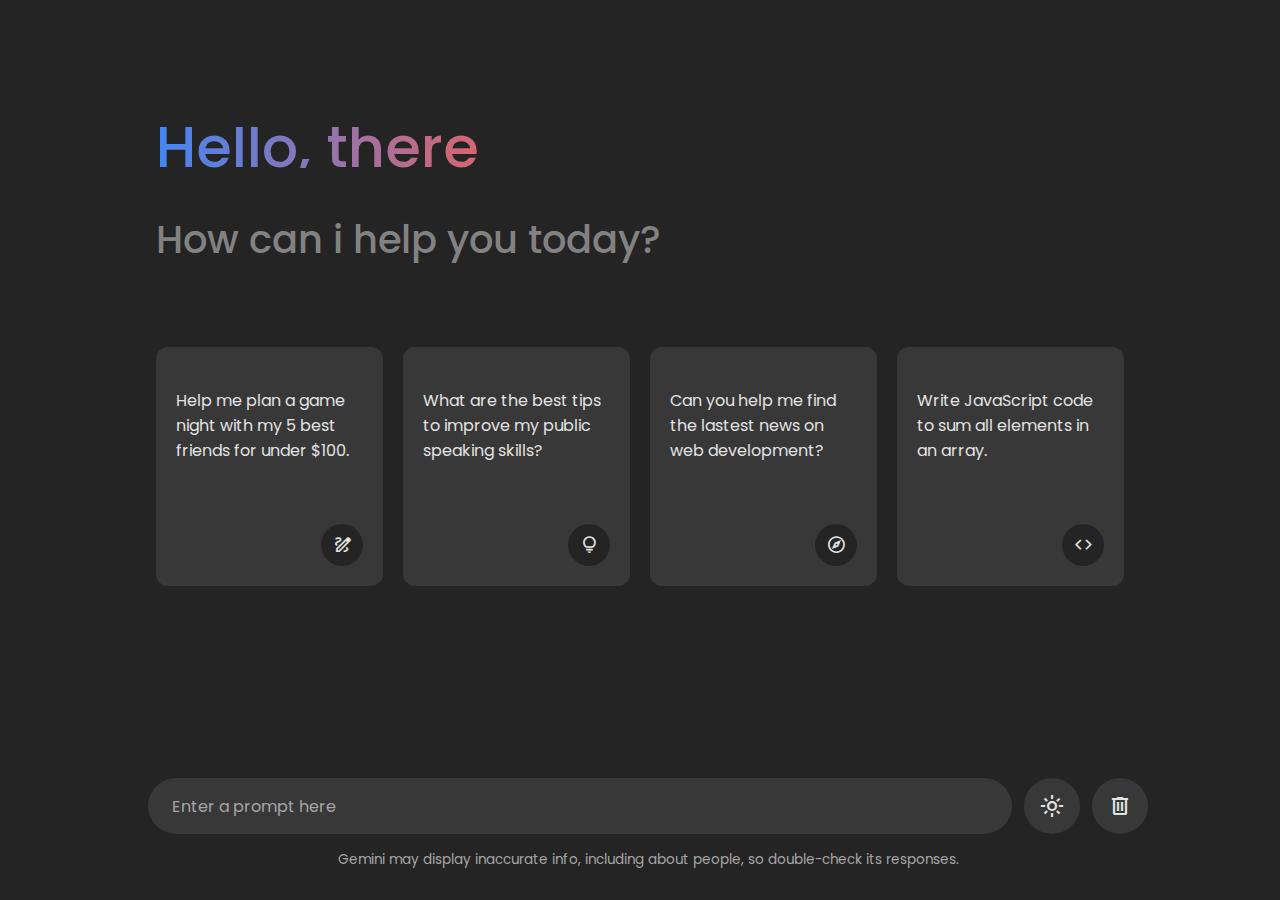
<file: ChatBot/index.html>
<!DOCTYPE html>
<html lang="en">
<head>
    <meta charset="UTF-8">
    <meta name="viewport" content="width=device-width, initial-scale=1.0">
    <title>Gemini Clone</title>
    <link rel="stylesheet" href="https://fonts.googleapis.com/css2?family=Material+Symbols+Outlined:opsz,wght,FILL,GRAD@24,400,0,0" />
    <link href='https://unpkg.com/boxicons@2.1.4/css/boxicons.min.css' rel='stylesheet'>
    <link rel="stylesheet" href="https://cdnjs.cloudflare.com/ajax/libs/font-awesome/6.6.0/css/all.min.css"/>
    <link rel="stylesheet" href="style.css">
</head>
<body>
    <header class="header">
        <h2 class="title">Hello, there</h2>
        <h4 class="subtitle">How can i help you today?</h4>

        <ul class="suggestion-list">
            <li class="suggestion">
                <h4 class="text">Help me plan a game night with my 5 best friends for under $100.</h4>
                <span class="icon material-symbols-outlined">
                    draw
                    </span>
            </li>
            <li class="suggestion">
                <h4 class="text">What are the best tips to improve my public speaking skills?</h4>
                <span class="icon material-symbols-outlined">lightbulb</span>
            </li>
            <li class="suggestion">
                <h4 class="text">Can you help me find the lastest news on web development?</h4>
                <span class="icon material-symbols-outlined">explore</span>
            </li>
            <li class="suggestion">
                <h4 class="text">Write JavaScript code to sum all elements in an array.</h4>
                <span class="icon material-symbols-outlined">code</span>
            </li>
            <li class="suggestion">
                <h4 class="text">Suggest some PC components for PC build under $700.</h4>
                <span class="icon material-symbols-outlined">search</span>
            </li>
        </ul>
    </header>

    <div class="chat-list">
    </div>
    
    <div class="typing-area">
        <form action="#" class="typing-form">
            <div class="input-wrapper">
                <input type="text" class="typing-input" placeholder="Enter a prompt here" required>
                <button class="icon"><i style="font-size: 25px;" class='bx bx-send'></i></button>
            </div>
            <div class="action-buttons">
                <span id="toggle-button" class="icon material-symbols-outlined">light_mode</span>
                <span id="delete-chat-button" class="icon material-symbols-outlined">delete</span>
            </div>
        </form>
        <p class="disclaimer-text">
            Gemini may display inaccurate info, including about people, so double-check its responses.
        </p>
    </div>


<script src="script.js"></script>
</body>
</html>
</file>
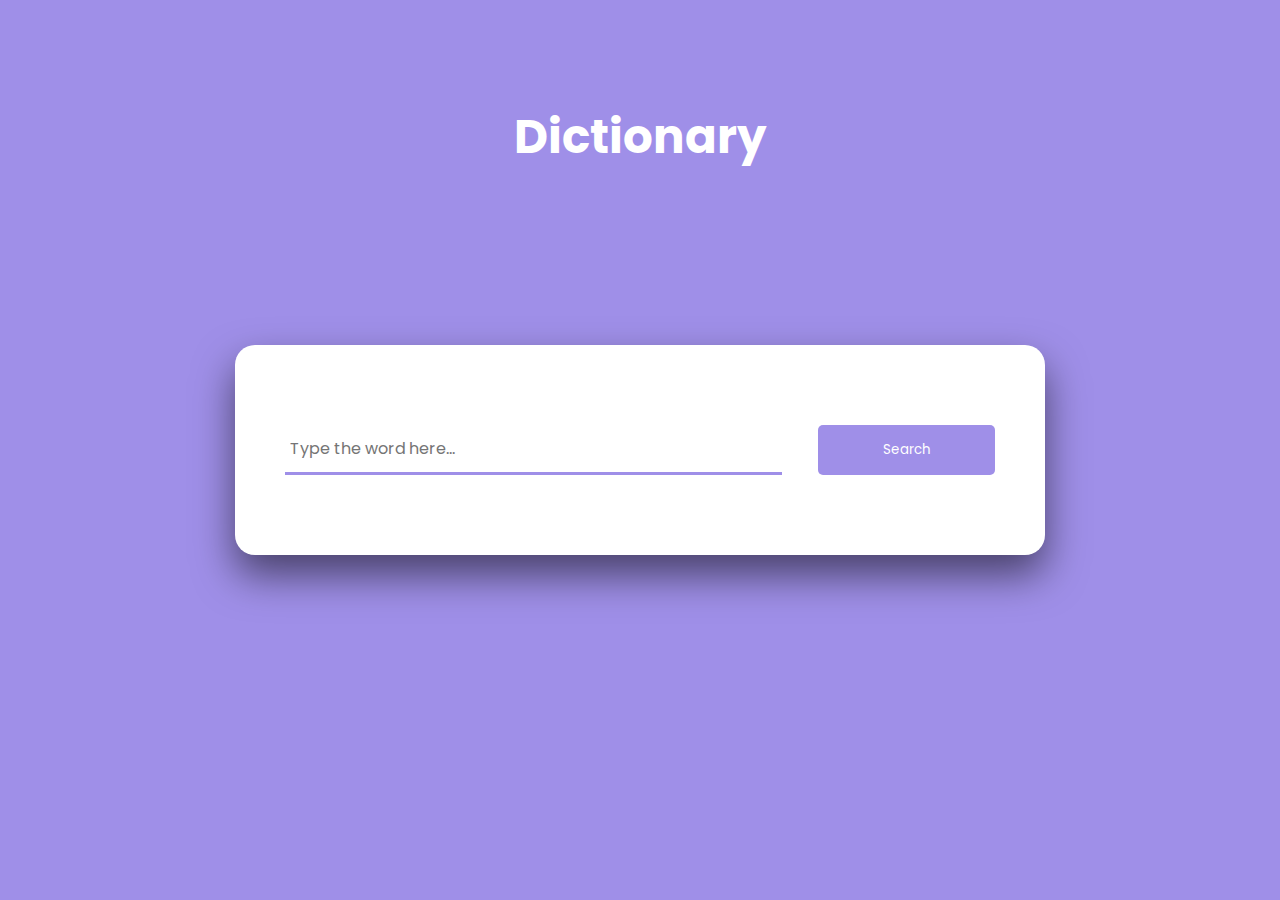
<file: Dictionary/index.html>
<!DOCTYPE html>
<html lang="en">
<head>
    <meta charset="UTF-8">
    <meta name="viewport" content="width=device-width, initial-scale=1.0">
    <title>Dictionary</title>
    <link rel="stylesheet" href="style.css">
    <link href="https://fonts.googleapis.com/css2?family=Poppins&display=swap" rel="stylesheet">
    <link rel="stylesheet" href="https://cdnjs.cloudflare.com/ajax/libs/font-awesome/6.6.0/css/all.min.css">
</head>
<body>
    <div class="dict">
        <h3>Dictionary</h3>
    </div>
    <audio id="sound"></audio>
    <div class="container">
        <div class="search_box">
            <input type="text" placeholder="Type the word here..." id="inp-word">
            <button id="search_btn">Search</button>
        </div>
        <div class="result" id="result">
            <!-- fetchin from api -->
        </div>
    </div>

    <script src="script.js"></script>
</body>
</html>
</file>
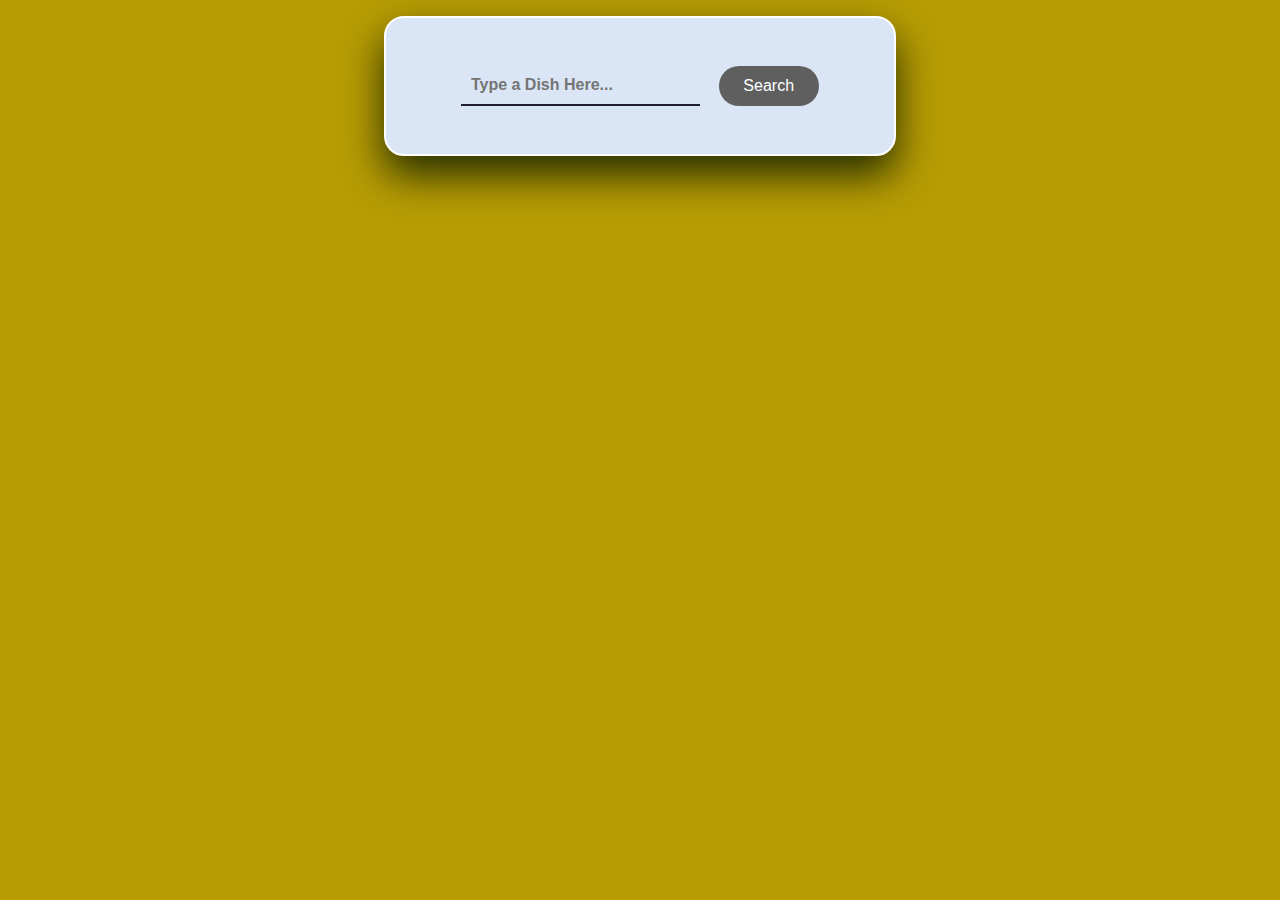
<file: Recipe/index.html>
<!DOCTYPE html>
<html lang="en">
<head>
    <meta charset="UTF-8">
    <meta name="viewport" content="width=device-width, initial-scale=1.0">
    <title>Recipe App</title>
    <link rel="stylesheet" href="style.css">
</head>
<body>
    <div class="container">
        <div class="search-container">
            <input type="text" placeholder="Type a Dish Here..." id="user-inp">
            <button id="search-btn">Search</button>
        </div>
        <div id="result"></div>
    </div>
    <script src="script.js"></script>
</body>
</html>
</file>
<file: ChatBot/style.css>
@import url('https://fonts.googleapis.com/css2?family=Poppins:wght@400;500;600&display=swap');

*{
    padding: 0;
    box-sizing: border-box;
    font-family: "Poppins", sans-serif;
}

:root{
    --text-color: #E3E3E3;
    --subheading-color: #383838;
    --placeholder-color: #A6A6A6;
    --primary-color: #242424;
    --secondary-color: #383838;
    --secondary-hover-color: #444;
}
.light_mode{
    --text-color: #222;
    --subheading-color: rgb(192, 214, 241);
    --placeholder-color: #222;
    --primary-color: #fff;
    --secondary-color: rgb(192, 214, 241);
    --secondary-hover-color: #dbe1ea;
}



body{
    background: var(--primary-color);
}

.header, .typing-area{
    color: var(--text-color);
}

.header,.chat-list .message, .typing-form{
    max-width: 1000px;
    margin: 0 auto;
}

.header{
    margin-top: 7vh;
    padding: 1rem;
    /* display: none; */
}

body.hide-header .header{
    display: none;
    margin-top: 0;
}

.header :where(.title, .subtitle){
    font-weight: 500;
    line-height: 2.6rem;
}
.header .title{
    font-size: 3.6rem;
    width: fit-content;
    background-clip: text;
    background: linear-gradient(to right, #4285f4,#d96570);
    -webkit-background-clip: text;
    -webkit-text-fill-color: transparent;
}

.header .subtitle{
    font-size: 2.4rem;
    color: #828282;
}

.suggestion-list{
    margin-top: 9.5vh;
    list-style: none;
    display: flex;
    gap: 1.25rem;
    overflow-x: auto;
    scrollbar-width: none;
}

.suggestion-list .suggestion{
    padding: 1.25rem;
    cursor: pointer;
    border-radius: 0.75rem;
    flex-shrink: 0;
    width: 227px;
    background: var(--secondary-color);
    display: flex;
    flex-direction: column;
    align-items: flex-end;
    justify-content: space-between;
}

.suggestion-list .suggestion .text{
    font-weight: 400;
}

.suggestion-list .suggestion .icon{
    height: 42px;
    width: 42px;
    font-size: 1.3rem;
    margin-top: 2.5rem;
    display: flex;
    align-items: center;
    justify-content: center;
    border-radius: 50%;
    background: var(--primary-color);
}
.suggestion-list .suggestion:hover{
    background: var(--secondary-hover-color);
}

.chat-list .message .avatar{
    width: 40px;
    height: 40px;
    border-radius: 50%;
    object-fit: cover;
    align-items: flex-start;
    margin-top: 10px;

}

.chat-list .message.loading .avatar{
    animation: rotate 3s linear infinite;
}

@keyframes rotate {
    100%{
        transform: rotate(360deg);
    }
}

.chat-list .message .message-content{
    display: flex;
    width: 100%;
    gap: 1.5rem;
}

.chat-list .message .text{
    color: var(--text-color);
}
.chat-list .message .text.error {
    color: #e55865;
}

.chat-list .message.loading .text{
    display: none;

}

.chat-list .message.incoming{
    margin-top: 1.5rem;
}

.chat-list{
    padding: 2rem 1rem 9rem;
    max-height: 100vh;
    overflow-y: auto;
    scrollbar-color: #999 transparent;

}

.chat-list .message .icon{
    color: var(--text-color);
    height: 35px;
    width: 35px;
    background: var(--secondary-color);
    display: flex;
    align-items: center;
    justify-content: center;
    border-radius: 50%;
    cursor: pointer;
    margin-left: 3.5rem;
    font-size: 1.25rem;
    visibility: hidden;
}

.chat-list .message:not(.loading):hover .icon:not(.hide){
    visibility: visible;
}

.chat-list .message .icon:hover{
    background: var(--secondary-hover-color);
}

.chat-list .loading-indicator{
    display: none;
    width: 100%;
    flex-direction: column;
    gap: 0.8rem;
}
.chat-list .message.loading .loading-indicator{
    display: flex;

}

.chat-list .loading-indicator .loading-bar{
    height: 11px;
    width: 100%;
    border-radius: 0.14rem;
    background: linear-gradient(to right, #4285f4, var(--primary-color), #4285f4);
    animation: animate 3s linear infinite;
}

.chat-list .loading-indicator .loading-bar:last-child{
    width: 70%;

}

@keyframes animate {
    0%{
        background-position: -800px 0;
    }

    100%{
        background-position: 800px 0;
    }
}



.typing-area{
    position: fixed;
    width: 100%;
    bottom: 0;
    padding: 1rem;
    background: var(--primary-color);
}

.typing-area :where(.typing-form , .action-buttons){
    display: flex;
    gap: 0.75rem;
}

.typing-area .input-wrapper{
    height: 56px;
    width: 100%;
    display: flex;
    position: relative;
}
.typing-area .typing-input{
    width: 100%;
    height: 100%;
    border: none;
    outline: none;
    border-radius: 6.2rem;
    background: var(--subheading-color);
    padding: 1.1rem 4rem 1.1rem 1.5rem;
    font-size: 1rem;
    color: var(--text-color);
}

.typing-area .typing-input:focus{
    background: var(--secondary-hover-color);
}

.typing-area .typing-input::placeholder{
    color: var(--placeholder-color);
}

.typing-area .icon{
    background: var(--secondary-color);
    height: 56px;
    width: 56px;
    display: flex;
    align-items: center;
    justify-content: center;
    border-radius: 50%;
    cursor: pointer;
}

.typing-area .input-wrapper .icon{
    position: absolute;
    right: 0;
    outline: none;
    border: none;
    background: none;
    color: var(--text-color);
    transform: scale(0);
    transition: transform 0.2s ease;
}

.typing-area .input-wrapper .typing-input:valid ~ .icon{
    transform: scale(1);
} 

.typing-area .icon:hover{
    background: var(--secondary-hover-color);
}

.typing-area .disclaimer-text{
    font-size: 0.85rem;
    margin-top: 1rem;
    text-align: center;
    color: var(--placeholder-color);
}

@media (max-width: 768px) {
    .header :is(.title, .subtitle){
        font-size: 2rem;
        line-height: 1.6rem;
    }

    .header .subtitle{
        font-size: 1.7rem;
    }

    .chat-list .message .avatar{
        width: 37px;
        height: 37px;
    }

    .typing-area :where(.typing-form, .actions-buttons){
        gap: 0.4rem;
    }

    .typing-form .input-wrapper{
        height: 50px;
    }

    .typing-form .typing-input {
        padding: 1.1rem 1.5rem 1.2rem;
    }

    .typing-area .icon{
        height: 50px;
        width: 50px;
    }

    .typing-area .disclaimer-text{
        font-size: 0.75rem;
        margin-top: 0.5rem;
    }
}
</file>
<file: Dictionary/style.css>
*{
    padding: 0;
    margin: 0;
    box-sizing: border-box;
}

*:not(i){
    font-family: "Poppins", sans-serif;
}
body{
    background-color: #9f8fe8;
}

.container{
    background-color: #fff;
    width: 90vmin;
    position: absolute;
    transform: translate(-50%, -50%);
    top: 50%;
    left: 50%;
    padding: 80px 50px;
    border-radius: 20px;
    box-shadow: 0 20px 40px rgba(0, 0, 0, 0.545);
}

.search_box{
    width: 100%;
    display: flex;
    justify-content: space-between;
}
.search_box input{
    padding: 5px;
    width: 70%;
    border: none;
    outline: none;
    border-bottom: 3px solid #9f8fe8;
    font-size: 16px;
}
.search_box button{
    padding: 15px 0;
    width: 25%;
    background-color: #9f8fe8;
    border: none;
    outline: none;
    color: #fff;
    border-radius: 5px;
    cursor: pointer;
}
.result {
    position: relative;
}

.result h3{
    font-size: 30px;
    color: #1f194c;
}
.result .word{
    display: flex;
    justify-content: space-between;
    margin-top: 80px;
}

.result button{
    background-color: transparent;
    color: #9f8fe8;
    border: none;
    outline: none;
    font-size: 20px;
    cursor: pointer;
}
.result .details{
    display: flex;
    gap: 10px;
    color: #8487a4;
    font-size: 14px;
}
.word-meaning{
    color: #575a7b;
    margin-top: 20px;
}
.word-example{
    color: #575a7b;
    font-style: italic;
    border-left: 5px solid #9f8fe8;
    padding-left: 20px;
    margin-top: 30px;
}
.dict{
    font-size: 40px;
    color: #fff;
    font-weight: bolder;
    padding-top: 8% ;
    text-align: center;
}
</file>
<file: Recipe/style.css>
* {
    padding: 0;
    margin: 0;
    box-sizing: border-box;
    font-family: Verdana, Geneva, Tahoma, sans-serif;
}
body{
    background-color: #b79c04;
}

.container{
    background-color: #dae6f5;
    font-size: 16px;
    padding: 3em 2.8em;
    width: 90vw;
    max-width: 32em;
    position:absolute;
    transform: translateX(-50%);
    left: 50%;
    top: 1em;
    border-radius: 20px;
    border: 2px solid #fff;
    box-shadow: 0 1.2em 2.5em rgb(37, 46, 2);

}

.search-container{
    width: 100%;
    display: flex;
    align-items: center;
    justify-content: center;
    gap: 1.2em;
}

.search-container input{
    font-size: 1em;
    padding: 0.6em;
    border: none;
    outline: none;
    border-bottom: 2px solid #202030;
    background-color: #dae6f5;
    color: #000;
    font-weight: 600;
}
.search-container button{
    width: 100px;
    height: 40px;
    font-size: 1em;
    background-color: #5f5f5f;
    border: none;
    color: #fff;
    outline: none;
    border-radius: 20px;
    cursor: pointer;
}
.search-container button:hover{
    background-color: #222;
}
img{
    display: block;
    width: 50%;
    margin: 1.8em auto 0 auto;
    border-radius: 10px;
}
.details{
    background-color: #b79c04;
    position: relative;
    margin: -3.3em auto 0 0;
    text-align: center;
    border-radius: 10px;
    padding: 0.4em 0;
}
.details h2{
    font-size: 1.2em;
    font-weight: 600;
}
.details h4{
    font-size: 1em;
    font-weight: 400;
}
#show-recipe{
    font-size: 1em;
    position: relative;
    left: 70%;
    padding: 0.9em 0.6em;
    background-color: #b79c04;
    border: none;
    top: 1.5em;
    border-radius: 10px;
    font-weight: 600;
    cursor: pointer;
}
#show-recipe:hover{
    background-color: #988205;
}

#recipe{
    position: absolute;
    background-color: #fff;
    min-width: 100%;
    width: 100%;
    height: 100%;
    top: 0;
    left: 0;
    z-index: 2;
    border: 2px solid #222;
    border-radius: 20px;
    display: none;
}
#recipe pre{
    white-space: pre-wrap;
    word-wrap: break-word;
    padding: 1.5em 2.2em 1.2em 1.2em
}
#hide-recipe{
    font-size: 1em;
    position: absolute;
    width: 1.8em;
    height: 1.8em;
    background-color: #ffff;
    border: 1px solid red;
    border-radius: 10px;
    top: 5px;
    left: 93%;
    cursor: pointer;
}
#hide-recipe:hover{
    color: white;
    background-color: red;
}

ul{
    font-size: 1em;
    position: relative;
    display: grid;
    grid-template-columns: auto auto;
    gap: 0.8em 1.6em;
    padding: 1.2em 0 0 1.2em;
}

h3{
    text-align: center;
    margin-top: 1.8em;
    color: #202030;
}
</file>
